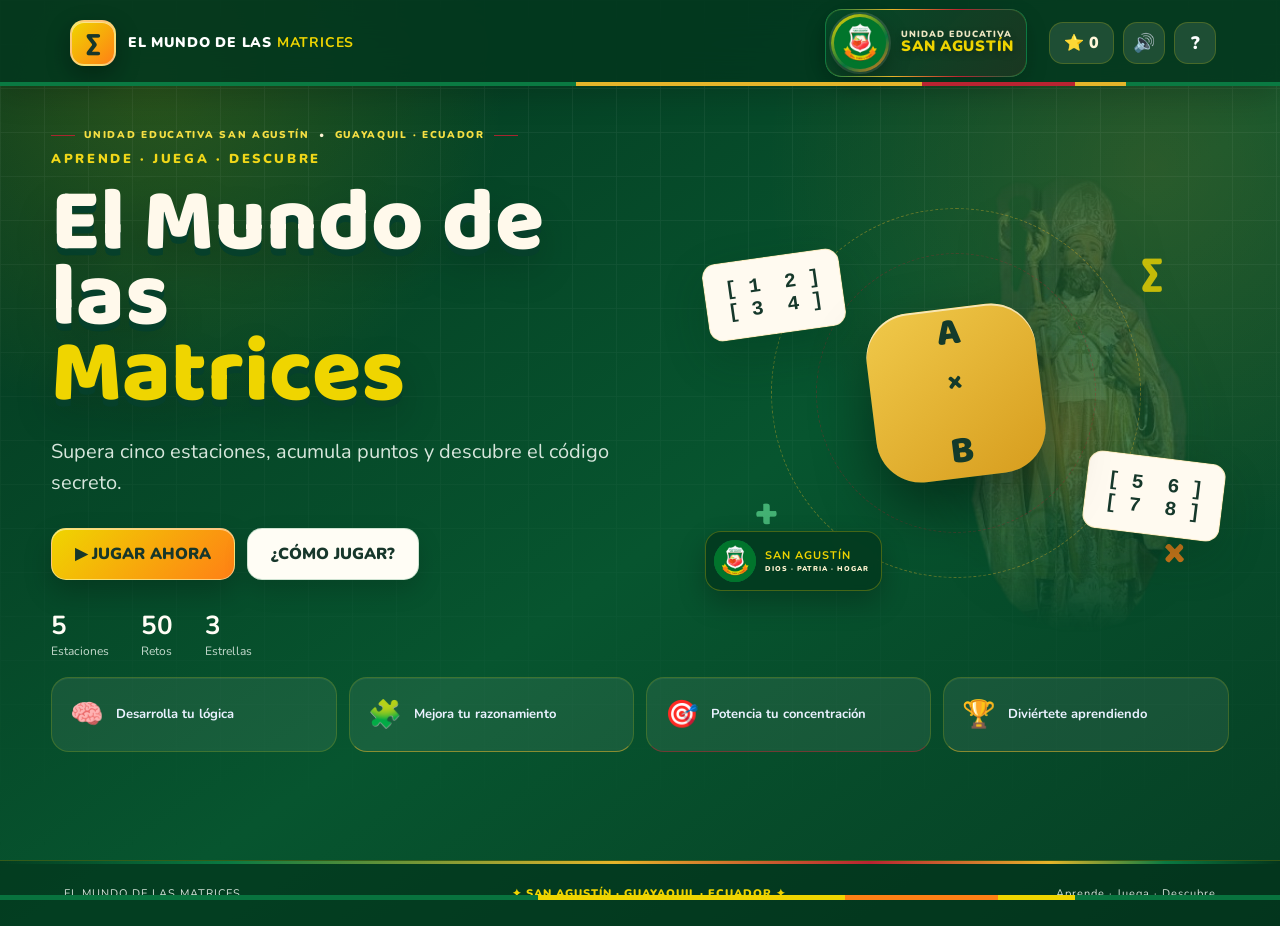
<file: index.html>
<!DOCTYPE html>
<html lang="es">
<head>
  <meta charset="UTF-8">
  <meta name="viewport" content="width=device-width, initial-scale=1.0">
  <meta name="description" content="El Mundo de las Matrices - minijuego educativo de matemáticas">
  <title>El Mundo de las Matrices</title>
  <link rel="stylesheet" href="style.css">
</head>
<body>
  <div id="app">
    <div class="bg-grid"></div>
    <header class="topbar">
      <button class="brand" id="homeBtn" aria-label="Volver al inicio">
        <span class="brand-icon">∑</span>
        <span>EL MUNDO DE LAS <b>MATRICES</b></span>
      </button>
      <div class="school-identity" aria-label="Unidad Educativa San Agustín">
        <div class="school-logo-wrap">
          <img src="assets/escudo-san-agustin.png" alt="Escudo de la Unidad Educativa San Agustín">
        </div>
        <div class="school-name">
          <span>UNIDAD EDUCATIVA</span>
          <b>SAN AGUSTÍN</b>
        </div>
      </div>
      <div class="top-actions">
        <div class="score-pill">⭐ <span id="scoreTop">0</span></div>
        <button class="icon-btn" id="soundBtn" title="Sonido">🔊</button>
        <button class="icon-btn" id="helpBtn" title="Ayuda">?</button>
      </div>
    </header>

    <main>
      <!-- HOME -->
      <section class="screen active" id="homeScreen">
        <div class="hero">
          <div class="hero-copy">
            <div class="institutional-kicker"><span class="kicker-line"></span> UNIDAD EDUCATIVA SAN AGUSTÍN <span class="kicker-dot">•</span> GUAYAQUIL · ECUADOR <span class="kicker-line"></span></div>
            <div class="eyebrow">APRENDE · JUEGA · DESCUBRE</div>
            <h1>El Mundo de las<br><span>Matrices</span></h1>
            <p>Supera cinco estaciones, acumula puntos y descubre el código secreto.</p>
            <div class="hero-buttons">
              <button class="primary-btn" id="startBtn">▶ JUGAR AHORA</button>
              <button class="secondary-btn" id="howBtn">¿CÓMO JUGAR?</button>
            </div>
            <div class="mini-stats">
              <div><strong>5</strong><span>Estaciones</span></div>
              <div><strong>50</strong><span>Retos</span></div>
              <div><strong>3</strong><span>Estrellas</span></div>
            </div>
          </div>
          <div class="hero-art">
            <div class="saint-badge" aria-hidden="true">
              <img src="assets/escudo-san-agustin.png" alt="">
              <div><b>SAN AGUSTÍN</b><span>DIOS · PATRIA · HOGAR</span></div>
            </div>
            <div class="orbit orbit-a"></div>
            <div class="orbit orbit-b"></div>
            <div class="floating-matrix matrix-a">[ 1&nbsp; 2 ]<br>[ 3&nbsp; 4 ]</div>
            <div class="floating-matrix matrix-b">[ 5&nbsp; 6 ]<br>[ 7&nbsp; 8 ]</div>
            <div class="core">A<br><span>×</span><br>B</div>
            <div class="floating-symbol s1">+</div>
            <div class="floating-symbol s2">∑</div>
            <div class="floating-symbol s3">×</div>
          </div>
        </div>

        <div class="feature-row">
          <div><span>🧠</span><b>Desarrolla tu lógica</b></div>
          <div><span>🧩</span><b>Mejora tu razonamiento</b></div>
          <div><span>🎯</span><b>Potencia tu concentración</b></div>
          <div><span>🏆</span><b>Diviértete aprendiendo</b></div>
        </div>

        <!-- Las estaciones se muestran únicamente después de pulsar JUGAR AHORA. -->
      </section>

      <!-- MAP -->
      <section class="screen" id="mapScreen">
        <div class="page-heading">
          <button class="back-btn" id="mapBack">← Inicio</button>
          <div>
            <div class="eyebrow">CENTRO DE MISIONES</div>
            <h2>Elige tu estación</h2>
          </div>
          <div class="map-score">⭐ <span id="mapScore">0</span></div>
        </div>
        <div class="progress-card">
          <div class="progress-info">
            <span>PROGRESO DEL VIAJE</span>
            <div class="progress-actions">
              <b id="progressText">0 / 5</b>
              <div class="progress-action-buttons"><button class="secondary-btn admin-results-map-btn" id="adminResultsBtn" type="button">⚙ ADMINISTRAR RESULTADOS</button><button class="reset-btn" id="resetStationsBtn" type="button">↻ REINICIAR ESTACIONES</button></div>
            </div>
          </div>
          <div class="progress-track"><div id="globalProgress"></div></div>
        </div>
        <section class="station-results" aria-label="Puntaje por estación">
          <div class="station-results-head">
            <div>
              <span class="eyebrow">TUS RESULTADOS</span>
              <h3>Puntaje por estación</h3>
            </div>
            <span>⭐ Las estrellas representan tu mejor resultado</span>
          </div>
          <div class="station-results-grid" id="stationResults"></div>
        </section>
        <div class="station-grid large" id="mapStations"></div>
      </section>

      <!-- GAME -->
      <section class="screen" id="gameScreen">
        <div class="game-top">
          <button class="back-btn" id="gameBack">← Estaciones</button>
          <div class="game-station-name" id="gameStationName"></div>
          <div class="game-stats">
            <span>⭐ <b id="gameScore">0</b></span>
            <span>🔥 <b id="streak">0</b></span>
            <span class="timer-box">⏱ TIEMPO <b id="timer">0:20</b><button type="button" class="timer-toggle" id="timerToggle" title="Pausar tiempo" aria-label="Pausar tiempo">⏸</button></span>
          </div>
        </div>
        <div class="game-progress"><div id="roundProgress"></div></div>
        <div class="challenge-card">
          <div class="challenge-head">
            <span class="level-tag" id="levelTag">RETO 1</span>
            <span id="challengeTopic">Matrices</span>
          </div>
          <div id="challengeContent" class="challenge-content"></div>
          <div id="feedback" class="feedback"></div>
        </div>
      </section>

      <!-- RESULTS -->
      <section class="screen" id="resultScreen">
        <div class="result-card">
          <div class="result-trophy" id="resultTrophy">🏆</div>
          <div class="eyebrow">ESTACIÓN COMPLETADA</div>
          <h2 id="resultTitle">¡Excelente trabajo!</h2>
          <p id="resultMessage"></p>
          <div class="result-stats">
            <div><strong id="resultPoints">0</strong><span>Puntos</span></div>
            <div><strong id="resultCorrect">0/5</strong><span>Aciertos</span></div>
            <div><strong id="resultStars">☆☆☆</strong><span>Estrellas</span></div>
          </div>
          <div class="result-actions">
            <button class="primary-btn" id="nextBtn">SIGUIENTE ESTACIÓN →</button>
            <button class="secondary-btn" id="retryBtn">↻ REPETIR</button>
            <button class="ghost-btn" id="resultMapBtn">VER ESTACIONES</button>
          </div>
        </div>
      </section>

      <!-- FINAL -->
      <section class="screen" id="finalScreen">
        <div class="final-card">
          <div class="final-lock">🔓</div>
          <div class="eyebrow">MISIÓN FINAL</div>
          <h2>¡Has recorrido todo el mundo!</h2>
          <p>Tu código secreto fue generado al completar las cinco estaciones. Introdúcelo en la ventanita para finalizar.</p>
          <div class="secret-code" id="secretCode">_ _ _ _ _</div>
          <div class="code-inputs" id="codeInputs"></div>
          <button class="primary-btn" id="unlockBtn">🔐 DESBLOQUEAR CÓDIGO</button>
          <div class="result-actions final-code-actions">
            <button class="ghost-btn" id="finalMapBtn" type="button">← REGRESAR A LAS ESTACIONES</button>
            <button class="secondary-btn" id="resetCodeBtn" type="button">↻ INGRESAR CÓDIGO DE NUEVO</button>
          </div>
          <div id="finalFeedback" class="feedback"></div>
          <div class="final-summary">
            <span>⭐ Puntuación total: <b id="finalScore">0</b></span>
            <span>🏆 Estaciones: <b>5/5</b></span>
          </div>
          <section class="final-statistics" aria-label="Estadísticas finales">
            <div class="final-statistics-head">
              <div>
                <span class="eyebrow">ESTADÍSTICAS FINALES</span>
                <h3>Resultados de las 5 estaciones</h3>
              </div>
            </div>
            <div class="final-statistics-grid" id="finalStatistics"></div>
          </section>
        </div>
      </section>
    </main>

    <footer>
      <span>EL MUNDO DE LAS MATRICES</span>
      <span class="footer-school-mark">✦ SAN AGUSTÍN · GUAYAQUIL · ECUADOR ✦</span>
      <span>Aprende · Juega · Descubre</span>
    </footer>
  </div>

  <div class="modal hidden" id="modal">
    <div class="modal-box">
      <button class="modal-close" id="modalClose">×</button>
      <div id="modalContent"></div>
    </div>
  </div>

  <script src="script.js"></script>
</body>
</html>
</file>
<file: style.css>
@import url('https://fonts.googleapis.com/css2?family=Baloo+2:wght@500;600;700;800&family=Nunito:wght@400;600;700;800;900&display=swap');

:root{
  --bg:#07132e; --bg2:#0b1f45; --card:#f8fbff; --ink:#12213d;
  --blue:#2475d8; --green:#36a34a; --yellow:#f5bd22; --purple:#7c4dcc; --red:#e34b4b;
  --cyan:#37c6d5; --muted:#91a0ba; --shadow:0 18px 45px rgba(0,0,0,.22);
}
*{box-sizing:border-box}
html,body{margin:0;min-height:100%;font-family:Nunito,Arial,sans-serif;color:var(--ink);background:var(--bg)}
body{overflow-x:hidden;overflow-y:auto;scroll-behavior:auto;overscroll-behavior-y:auto;-webkit-overflow-scrolling:touch}
button{font:inherit;cursor:pointer;border:0}
#app{min-height:100vh;position:relative;background:
 radial-gradient(circle at 15% 10%,rgba(39,117,216,.24),transparent 27%),
 radial-gradient(circle at 90% 20%,rgba(124,77,204,.20),transparent 30%),
 linear-gradient(145deg,#06112b,#0a1b3b 55%,#06132e)}
.bg-grid{position:fixed;inset:0;pointer-events:none;opacity:.08;background-image:linear-gradient(#fff 1px,transparent 1px),linear-gradient(90deg,#fff 1px,transparent 1px);background-size:42px 42px;mask-image:linear-gradient(to bottom,black,transparent)}
.topbar{will-change:transform;height:76px;display:flex;align-items:center;justify-content:space-between;padding:0 5vw;border-bottom:1px solid rgba(255,255,255,.1);position:sticky;top:0;z-index:20;background:rgba(5,17,43,.82);backdrop-filter:blur(14px)}
.brand{background:none;color:white;display:flex;gap:12px;align-items:center;font-weight:900;font-size:14px;letter-spacing:.5px;text-align:left}
.brand b{color:#f6c832}
.brand-icon{width:40px;height:40px;border-radius:12px;background:linear-gradient(135deg,#f6c832,#ff8b26);display:grid;place-items:center;color:#14244a;font-size:24px;box-shadow:0 8px 22px #0005}
.top-actions{display:flex;gap:9px;align-items:center}.score-pill,.icon-btn{height:42px;border-radius:14px;background:#ffffff12;border:1px solid #ffffff18;color:#fff;padding:0 14px;font-weight:900}.icon-btn{width:42px;padding:0;font-size:18px}.score-pill{display:flex;align-items:center;gap:5px}
main{width:min(1200px,92vw);margin:0 auto;padding:38px 0 60px;overflow-anchor:none}.screen{display:none;animation:fadeUp .45s ease}.screen.active{display:block}@keyframes fadeUp{from{opacity:0;transform:translateY(12px)}to{opacity:1;transform:none}}
.hero{min-height:490px;display:grid;grid-template-columns:1.05fr .95fr;align-items:center;gap:40px}.eyebrow{font-size:13px;letter-spacing:2px;font-weight:900;color:#65d8e1}.hero h1{font-family:"Baloo 2";font-size:clamp(54px,7vw,94px);line-height:.84;margin:18px 0 24px;color:#fff;font-weight:800;text-shadow:0 8px 0 #162e62}.hero h1 span{color:#f6c72c}.hero p{color:#c7d4ec;font-size:20px;max-width:580px;line-height:1.55}.hero-buttons{display:flex;gap:12px;flex-wrap:wrap;margin:28px 0}.primary-btn,.secondary-btn,.ghost-btn{padding:14px 23px;border-radius:15px;font-weight:900;transition:.2s;box-shadow:0 9px 24px #0002}.primary-btn{background:linear-gradient(135deg,#f6cf31,#ff9e24);color:#182546}.secondary-btn{background:#fff;color:#1b2a4b}.ghost-btn{background:#ffffff12;color:#fff;border:1px solid #ffffff25}.primary-btn:hover,.secondary-btn:hover,.ghost-btn:hover,.icon-btn:hover{transform:translateY(-2px)}
.mini-stats{display:flex;gap:32px;color:#b8c8e5}.mini-stats div{display:flex;flex-direction:column}.mini-stats strong{font-size:26px;color:#fff}.mini-stats span{font-size:12px}
.hero-art{height:430px;position:relative;display:grid;place-items:center}.core{width:170px;height:170px;border-radius:45px;background:linear-gradient(145deg,#f7d340,#f59d27);display:grid;place-items:center;font:900 38px "Baloo 2";line-height:.55;color:#15274b;box-shadow:0 25px 60px #0007, inset 0 2px #fff8;z-index:2;transform:rotate(-7deg)}.core span{font-size:28px}.orbit{position:absolute;border:1px dashed #55c8d766;border-radius:50%;width:370px;height:370px;animation:spin 22s linear infinite}.orbit-b{width:280px;height:280px;animation-direction:reverse;animation-duration:16s;border-color:#f3c93266}@keyframes spin{to{transform:rotate(360deg)}}
.floating-matrix{position:absolute;padding:15px 20px;background:#f9fcff;color:#15274b;border-radius:14px;font:800 20px monospace;box-shadow:var(--shadow);z-index:3}.matrix-a{left:4%;top:18%;transform:rotate(-8deg)}.matrix-b{right:1%;bottom:17%;transform:rotate(7deg)}.floating-symbol{position:absolute;color:#fff;font:900 42px "Baloo 2";opacity:.8}.s1{left:13%;bottom:14%;color:#62d5de}.s2{right:12%;top:14%;color:#f6c72c}.s3{right:8%;bottom:5%;color:#a879ff}
.feature-row{display:grid;grid-template-columns:repeat(4,1fr);gap:12px;margin:15px 0 48px}.feature-row div{background:#ffffff0b;border:1px solid #ffffff14;border-radius:18px;padding:18px;display:flex;align-items:center;gap:12px;color:#eaf1ff}.feature-row span{font-size:27px}.feature-row b{font-size:13px}
.section-title{text-align:center;color:#fff;margin-bottom:20px}.section-title span{font:800 28px "Baloo 2"}.section-title small{display:block;color:#8fa3c8}
.station-grid{display:grid;grid-template-columns:repeat(5,1fr);gap:13px}.station-card{position:relative;background:#f8fbff;border-radius:20px;padding:20px 16px;min-height:190px;box-shadow:var(--shadow);border-top:6px solid var(--c);transition:.25s;overflow:hidden}.station-card:hover{transform:translateY(-6px)}.station-card.locked{filter:saturate(.4);opacity:.68}.station-number{width:42px;height:42px;border-radius:13px;background:var(--c);color:#fff;display:grid;place-items:center;font-size:20px;font-weight:900}.station-card h3{margin:13px 0 5px;font:800 21px "Baloo 2";line-height:1;color:var(--ink)}.station-card p{margin:0;color:#65738c;font-size:12px;line-height:1.4}.station-status{position:absolute;right:14px;top:16px;font-size:17px}.stars{margin-top:16px;color:#f4bc24;letter-spacing:2px}
.page-heading,.game-top{display:grid;grid-template-columns:1fr auto 1fr;align-items:center;gap:20px;margin-bottom:25px;color:#fff}.page-heading>div:nth-child(2){text-align:center}.page-heading h2{font:800 42px "Baloo 2";margin:0}.back-btn{justify-self:start;background:#ffffff10;border:1px solid #ffffff20;color:#fff;padding:10px 15px;border-radius:12px;font-weight:800}.map-score{justify-self:end;font-size:18px}.progress-card{background:#ffffff0d;border:1px solid #ffffff14;border-radius:18px;padding:17px 20px;margin-bottom:22px;color:#fff}.progress-info{display:flex;justify-content:space-between;font-size:13px;font-weight:900;margin-bottom:9px}.progress-track,.game-progress{height:10px;background:#ffffff15;border-radius:99px;overflow:hidden}.progress-track>div,.game-progress>div{height:100%;background:linear-gradient(90deg,#38c7d4,#f5c52d);width:0;transition:.5s}.station-grid.large{grid-template-columns:repeat(3,1fr)}.station-grid.large .station-card{min-height:220px;padding:25px}.station-grid.large .station-card h3{font-size:27px}.station-grid.large .station-card p{font-size:14px}
.game-top{grid-template-columns:auto 1fr auto}.game-station-name{font:800 30px "Baloo 2";text-align:center}.game-stats{display:flex;gap:15px;justify-self:end}.game-stats span{background:#ffffff10;border:1px solid #ffffff18;padding:9px 12px;border-radius:12px}.game-progress{margin-bottom:20px}.game-progress>div{background:var(--game-color,#f5c52d)}
.challenge-card{overflow-anchor:none;background:#f8fbff;border-radius:25px;box-shadow:var(--shadow);padding:26px;min-height:470px}.challenge-head{display:flex;justify-content:space-between;align-items:center;color:#6e7d95;font-weight:800;margin-bottom:20px}.level-tag{background:#e9eef7;color:#27385a;border-radius:10px;padding:7px 10px;font-size:12px}.challenge-content{text-align:center;min-height:330px;display:flex;flex-direction:column;align-items:center;justify-content:center}.question{font:800 30px "Baloo 2";color:#172847;max-width:850px}.matrix{display:inline-grid;grid-template-columns:repeat(var(--cols),1fr);gap:8px;padding:15px 20px;border-left:3px solid #192b4e;border-right:3px solid #192b4e;margin:15px 8px;font:800 24px monospace}.matrix.small{font-size:19px;padding:10px 15px}.matrix-input{display:inline-grid;grid-template-columns:repeat(var(--cols),55px);gap:8px;padding:15px 20px;border-left:3px solid #192b4e;border-right:3px solid #192b4e}.matrix-input input{width:55px;height:48px;border:2px solid #c8d2e3;border-radius:10px;text-align:center;font-size:20px;font-weight:800;color:#172847}.options{display:grid;grid-template-columns:repeat(2,minmax(160px,340px));gap:13px;margin-top:20px;width:min(700px,100%)}.option-btn{background:#fff;border:2px solid #dce4f1;padding:17px;border-radius:15px;font-weight:900;color:#253657;transition:.2s}.option-btn:hover{border-color:#5d8dd5;background:#f1f6ff}.option-btn.correct{background:#dff6e3;border-color:#36a34a;color:#21772e}.option-btn.wrong{background:#ffe2e2;border-color:#e34b4b;color:#a92d2d}.answer-input{padding:14px;border:2px solid #cbd6e6;border-radius:13px;font-size:20px;text-align:center;font-weight:800;width:180px}.submit-answer{margin-top:15px}.feedback{min-height:25px;text-align:center;font-weight:900;margin-top:10px}.feedback.good{color:#26943b}.feedback.bad{color:#d53f3f}.result-card,.final-card{max-width:720px;margin:55px auto;background:#f8fbff;border-radius:30px;padding:45px;text-align:center;box-shadow:var(--shadow)}.result-trophy{font-size:80px;animation:bounce 1s ease infinite alternate}@keyframes bounce{to{transform:translateY(-8px)}}.result-card h2,.final-card h2{font:800 45px "Baloo 2";margin:8px 0}.result-card p,.final-card p{color:#64728b}.result-stats{display:grid;grid-template-columns:repeat(3,1fr);gap:12px;margin:25px 0}.result-stats div{background:#edf2f9;border-radius:15px;padding:14px}.result-stats strong{display:block;font-size:25px}.result-stats span{font-size:12px;color:#6c7b92}.result-actions{display:flex;justify-content:center;gap:10px;flex-wrap:wrap}.final-lock{font-size:70px}.secret-code{font:900 42px monospace;letter-spacing:12px;margin:22px 0;color:#26385b}.code-inputs{display:flex;justify-content:center;gap:9px;margin:15px 0 20px}.code-inputs input{width:55px;height:60px;text-align:center;font-size:26px;font-weight:900;border:2px solid #cbd6e6;border-radius:13px}.final-summary{display:flex;justify-content:center;gap:30px;margin-top:25px;color:#65738c}
footer{border-top:1px solid #ffffff12;color:#8498bc;display:flex;justify-content:space-between;padding:25px 5vw;font-size:11px;letter-spacing:1px}
.modal{position:fixed;inset:0;background:#020817bb;backdrop-filter:blur(8px);display:grid;place-items:center;z-index:100;padding:20px}.modal.hidden{display:none}.modal-box{background:#f8fbff;max-width:650px;width:100%;border-radius:25px;padding:35px;position:relative;box-shadow:0 30px 90px #0008}.modal-close{position:absolute;right:16px;top:13px;background:#e8edf5;width:36px;height:36px;border-radius:50%;font-size:24px}.modal-box h2{font:800 35px "Baloo 2";margin:0 0 15px}.modal-box li{margin:10px 0;color:#5d6c83}
.shake{animation:shake .35s}@keyframes shake{25%{transform:translateX(-5px)}50%{transform:translateX(5px)}75%{transform:translateX(-3px)}}
@media(max-width:900px){.hero{grid-template-columns:1fr}.hero-art{height:300px}.station-grid{grid-template-columns:repeat(2,1fr)}.feature-row{grid-template-columns:repeat(2,1fr)}.station-grid.large{grid-template-columns:repeat(2,1fr)}}
@media(max-width:600px){.topbar{padding:0 4vw}.brand span:last-child{display:none}main{width:94vw}.hero{min-height:auto}.hero h1{font-size:54px}.hero-art{height:280px}.orbit{width:250px;height:250px}.orbit-b{width:190px;height:190px}.core{width:120px;height:120px;font-size:28px}.floating-matrix{font-size:14px;padding:10px}.feature-row,.station-grid,.station-grid.large{grid-template-columns:1fr}.page-heading,.game-top{grid-template-columns:1fr}.page-heading>div:nth-child(2){text-align:left}.map-score,.game-stats{justify-self:start}.game-top{gap:10px}.game-station-name{text-align:left}.options{grid-template-columns:1fr}.challenge-card{padding:18px}.question{font-size:24px}.result-card,.final-card{padding:30px 18px;margin:25px auto}.result-stats{grid-template-columns:1fr 1fr 1fr}.final-summary{flex-direction:column;gap:8px}footer{flex-direction:column;gap:8px}}

/* --- Mejoras de la versión ampliada --- */
.game-stats span.timer-box{
  min-width:108px;
  display:flex;
  align-items:center;
  justify-content:center;
  gap:7px;
  background:linear-gradient(135deg,#142e58,#0e2347);
  border:2px solid #39c9d8;
  color:#fff;
  font-size:17px;
  box-shadow:0 7px 20px #0003;
}
.timer-box b{font-variant-numeric:tabular-nums;font-size:22px;letter-spacing:.5px}
.timer-warning{
  border-color:#e9a42d !important;
  animation:timerPulse 1s infinite;
}
@keyframes timerPulse{50%{transform:scale(1.04);box-shadow:0 0 20px #e9a42d66}}
.matrix-operation{display:flex;align-items:center;justify-content:center;gap:14px;flex-wrap:wrap;margin:8px 0}
.operator{font-size:30px;color:#26395e}
.option-btn{min-height:86px;display:flex;align-items:center;justify-content:center}
.answer-matrix{
  display:inline-grid;
  grid-template-columns:repeat(var(--cols),minmax(30px,48px));
  gap:6px 12px;
  position:relative;
  padding:9px 16px;
  border-left:3px solid #26395e;
  border-right:3px solid #26395e;
  font:800 18px monospace;
  line-height:1.2;
}
.answer-matrix span{text-align:center;min-width:24px}
.answer-text{font-size:17px;line-height:1.2}
@media(max-width:600px){
  .game-stats span.timer-box{min-width:95px}
  .answer-matrix{grid-template-columns:repeat(var(--cols),minmax(25px,40px));font-size:15px;padding:8px 11px}
}


/* --- V5: control de pausa, visuales de matrices y respuestas equilibradas --- */
.timer-toggle{width:34px;height:34px;margin-left:3px;border-radius:10px;background:#ffffff18;border:1px solid #ffffff30;color:#fff;font-weight:900;display:inline-grid;place-items:center;cursor:pointer;transition:.2s;line-height:1;}
.timer-toggle:hover{transform:scale(1.06);background:#ffffff28;}
.timer-toggle.paused{background:#f6c72c;color:#172847;}
.timer-box{user-select:none;}
.option-btn:disabled{cursor:not-allowed;opacity:.7;}
.game-paused{position:relative;}
.game-paused::after{content:"⏸ JUEGO EN PAUSA · Pulsa ▶ para continuar";position:absolute;left:50%;top:50%;transform:translate(-50%,-50%);background:#172847e8;color:#fff;padding:13px 20px;border-radius:14px;font-weight:900;font-size:14px;box-shadow:0 12px 30px #0004;pointer-events:none;white-space:nowrap;z-index:4;}
.question-visual{margin-bottom:2px;}
.question-visual .matrix{margin:0 8px 8px;}
.matrix{grid-template-columns:repeat(var(--cols),minmax(34px,1fr));min-width:max-content;}
@media(max-width:600px){.game-paused::after{font-size:12px;white-space:normal;width:90%;}.timer-toggle{width:30px;height:30px;}}

/* --- Resultados por estación y reinicio --- */
.progress-actions{display:flex;align-items:center;gap:12px}.progress-action-buttons{display:flex;align-items:center;gap:8px}.admin-results-map-btn{padding:8px 12px;font-size:11px}
.reset-btn{background:#ffffff10;border:1px solid #ffffff2b;color:#fff;padding:8px 12px;border-radius:10px;font-size:11px;font-weight:900;letter-spacing:.3px;transition:.2s}
.reset-btn:hover{transform:translateY(-2px);background:#ffffff18;border-color:#f6c72c;color:#f6d34a}
.station-results{background:linear-gradient(145deg,#ffffff0d,#ffffff07);border:1px solid #ffffff14;border-radius:20px;padding:20px;margin-bottom:24px;color:#fff}
.station-results-head{display:flex;align-items:center;justify-content:space-between;gap:20px;margin-bottom:16px}
.station-results-head h3{font:800 27px "Baloo 2";margin:2px 0 0;color:#fff}
.station-results-head>span{font-size:11px;color:#93a6c8}
.station-results-grid{display:grid;grid-template-columns:repeat(5,1fr);gap:10px}
.station-result-item{position:relative;min-height:92px;border-radius:15px;padding:13px;background:#ffffff0b;border:1px solid #ffffff12;overflow:hidden}
.station-result-item::before{content:"";position:absolute;left:0;top:0;bottom:0;width:4px;background:var(--c)}
.station-result-item b{display:block;font-size:12px;color:#dbe7ff;margin-bottom:7px}
.station-result-stars{font-size:19px;letter-spacing:2px;color:#f4bc24;white-space:nowrap}
.station-result-score{font:900 22px "Baloo 2";line-height:1;color:#fff;margin:1px 0 7px;letter-spacing:.2px}.station-result-score small{font:800 9px "Inter",sans-serif;color:#8ea3c6;letter-spacing:.5px}
.station-result-status{display:block;margin-top:5px;font-size:10px;color:#8ea3c6;font-weight:800;text-transform:uppercase;letter-spacing:.7px}
.station-result-item.empty .station-result-stars{color:#60718f}
.station-result-item.done{background:linear-gradient(145deg,#ffffff12,#ffffff08);box-shadow:inset 0 0 0 1px #ffffff08}
@media(max-width:900px){.station-results-grid{grid-template-columns:repeat(3,1fr)}}
@media(max-width:600px){.progress-info{align-items:flex-start;gap:10px}.progress-actions{flex-direction:column;align-items:flex-end;gap:7px}.progress-action-buttons{flex-direction:column;align-items:stretch;width:100%}.station-results-head{align-items:flex-start;flex-direction:column;gap:5px}.station-results-grid{grid-template-columns:repeat(2,1fr)}.station-result-item{min-height:86px}}

/* --- Música ambiental --- */
.music-note{display:inline-block;animation:musicFloat 1.4s ease-in-out infinite}
@keyframes musicFloat{50%{transform:translateY(-2px) rotate(5deg)}}


/* Ajustes visuales solicitados: escalar una matriz de forma explícita
   y presentar los sistemas 2×2 con formato matemático claro. */
.matrix-scalar-operation{
  display:flex;
  align-items:center;
  justify-content:center;
  gap:16px;
  margin:18px auto 24px;
  font-size:1.35rem;
}
.scalar-number{
  font-weight:800;
  font-size:1.55rem;
}
.equation-system{
  display:flex;
  align-items:center;
  justify-content:center;
  gap:10px;
  margin:18px auto 24px;
  padding:14px 20px;
  width:max-content;
  max-width:100%;
  border-radius:14px;
  background:rgba(255,255,255,.06);
}
.equation-brace{
  font-family:Georgia,serif;
  font-size:3.6rem;
  line-height:.8;
  transform:scaleX(.72);
}
.equations{
  display:flex;
  flex-direction:column;
  gap:9px;
  font-size:1.15rem;
  font-weight:700;
  white-space:nowrap;
}
@media (max-width:600px){
  .equation-system{padding:12px 14px}
  .equations{font-size:1rem}
  .equation-brace{font-size:3rem}
}


/* --- Estadísticas finales y administrador de resultados --- */
.final-statistics{margin-top:28px;text-align:left;background:#edf2f9;border-radius:20px;padding:18px}
.final-statistics-head h3{font:800 27px "Baloo 2";margin:2px 0 15px;color:#172847}
.final-statistics-grid{display:grid;grid-template-columns:repeat(5,1fr);gap:9px}
.final-stat-item{background:#fff;border-radius:14px;padding:12px;border-left:4px solid var(--c);box-shadow:0 5px 15px rgba(18,33,61,.06)}
.final-stat-item b{display:block;font-size:12px;margin-bottom:8px}.final-stat-line{display:flex;justify-content:space-between;gap:8px;font-size:11px;color:#62728b;margin:4px 0}.final-stat-line strong{color:#172847}.admin-results-btn{margin-top:15px}
.admin-intro{color:#64728b;margin-top:0}.admin-station{border:1px solid #dce4f1;border-radius:15px;padding:13px;margin:12px 0;background:#fff}.admin-station-head{display:flex;justify-content:space-between;align-items:center;gap:10px}.admin-station-head b{font-size:14px}.admin-best{font-size:11px;color:#65738c;margin-top:6px}.attempt-list{display:flex;flex-wrap:wrap;gap:7px;margin-top:10px}.attempt-btn{background:#edf2f9;border:1px solid #d3ddec;color:#26385b;border-radius:10px;padding:8px 10px;font-size:11px;font-weight:900}.attempt-btn:hover{background:#e2eaf6}.attempt-detail{margin-top:10px;padding:10px;border-radius:10px;background:#f5f8fc;font-size:12px;color:#53647d}.memory-full{color:#c73b3b;font-weight:900}
@media(max-width:900px){.final-statistics-grid{grid-template-columns:repeat(3,1fr)}}
@media(max-width:600px){.final-statistics-grid{grid-template-columns:repeat(2,1fr)}}

.scalar-help{font-size:13px;color:#64728b;margin:-12px auto 10px;max-width:650px}

/* --- Administrador de resultados: interacción y lectura --- */
.modal-box{max-height:calc(100vh - 40px);overflow:auto}
.attempt-btn:disabled{opacity:.38;cursor:not-allowed;background:#f3f5f8;color:#8794a8}
.attempt-detail-grid{display:grid;grid-template-columns:1fr 1fr;gap:7px;margin:9px 0}
.attempt-detail-grid span{background:#fff;border:1px solid #e1e7f0;border-radius:8px;padding:7px}
@media(max-width:600px){.attempt-detail-grid{grid-template-columns:1fr}.modal{padding:10px}.modal-box{padding:25px 18px;max-height:calc(100vh - 20px)}}

/* --- Identidad visual San Agustín: solo elementos añadidos, sin alterar la interfaz existente --- */
.school-identity{
  display:flex;
  align-items:center;
  gap:9px;
  margin-left:auto;
  margin-right:18px;
  padding:4px 10px 4px 5px;
  border-radius:16px;
  position:relative;
  isolation:isolate;
}
.school-identity::before {
    content: "";
    position: absolute;
    inset: 0;
    border-radius: 16px;
    padding: 1px;

    background: linear-gradient(
        90deg,
        #00833e,
        #f6c832,
        #ff8b26,
        #00833e
    );

    -webkit-mask:
        linear-gradient(#000 0 0) content-box,
        linear-gradient(#000 0 0);

    -webkit-mask-composite: xor;

    mask:
        linear-gradient(#000 0 0) content-box,
        linear-gradient(#000 0 0);

    mask-composite: exclude;

    opacity: 0.78;
    pointer-events: none;
}
.school-logo-wrap{
  width:52px;
  height:52px;
  flex:0 0 52px;
  border-radius:50%;
  padding:3px;
  background:linear-gradient(145deg,#f6c832,#00833e 62%,#ff8b26);
  box-shadow:0 6px 18px rgba(0,0,0,.28),0 0 0 2px rgba(255,255,255,.12);
  display:grid;
  place-items:center;
}
.school-logo-wrap img{
  width:100%;
  height:100%;
  display:block;
  object-fit:cover;
  border-radius:50%;
}
.school-name{
  display:flex;
  flex-direction:column;
  line-height:1.02;
  color:#fff;
  letter-spacing:.35px;
  white-space:nowrap;
  text-shadow:0 2px 8px #0005;
}
.school-name span{font-size:8px;font-weight:900;opacity:.82}
.school-name b{font-size:12px;color:#f6c832;font-weight:900}

/* Pequeña firma cromática del colegio, sin sustituir colores existentes. */
.topbar::after{
  content:"";
  position:absolute;
  left:0;
  right:0;
  bottom:-1px;
  height:3px;
  background:linear-gradient(90deg,#00833e 0 42%,#f6c832 42% 72%,#ff8b26 72% 88%,#00833e 88% 100%);
  opacity:.9;
  pointer-events:none;
}

/* Detalle de identidad en el pie, conservando el contenido original. */
footer{position:relative;}
footer::before{
  content:"";
  position:absolute;
  top:0;
  left:0;
  width:100%;
  height:2px;
  background:linear-gradient(90deg,transparent,#00833e 20%,#f6c832 50%,#ff8b26 80%,transparent);
  opacity:.8;
}

@media(max-width:900px){
  .school-identity{margin-right:8px;padding-right:5px}
  .school-name{display:none}
  .school-logo-wrap{width:46px;height:46px;flex-basis:46px}
}
@media(max-width:600px){
  .school-identity{margin-left:auto;margin-right:4px}
  .school-logo-wrap{width:40px;height:40px;flex-basis:40px}
  .top-actions{gap:6px}
}


/* ================================================================
   UESA GUAYAQUIL — IDENTIDAD VISUAL INSTITUCIONAL
   Esta capa modifica SOLO la presentación. La lógica del juego,
   temporizador, preguntas, puntuación y controles permanecen intactos.
   Paleta tomada del escudo suministrado: verde, rojo, dorado y blanco.
   ================================================================ */
:root{
  --bg:#052b20;
  --bg2:#0a4b35;
  --card:#fffaf0;
  --ink:#17372b;
  --blue:#0b6b43;
  --green:#0a7a42;
  --yellow:#e5b52a;
  --purple:#8d3f5b;
  --red:#b92331;
  --cyan:#d8b12b;
  --muted:#708579;
  --shadow:0 20px 55px rgba(2,33,23,.28);
}

html,body{background:#052b20;color:var(--ink)}
body{background:
  radial-gradient(circle at 12% 5%,rgba(229,181,42,.13),transparent 23%),
  radial-gradient(circle at 92% 16%,rgba(185,35,49,.13),transparent 25%),
  linear-gradient(145deg,#031e17,#063b2a 52%,#04271d)}
#app{background:
  radial-gradient(circle at 8% 14%,rgba(229,181,42,.12),transparent 26%),
  radial-gradient(circle at 94% 20%,rgba(185,35,49,.13),transparent 28%),
  linear-gradient(145deg,#031f18 0%,#075235 55%,#04271d 100%);
  overflow:hidden;
}

/* Malla más sobria, inspirada en papel/libro y no en una interfaz tecnológica azul. */
.bg-grid{opacity:.075;background-image:
  linear-gradient(rgba(255,255,255,.8) 1px,transparent 1px),
  linear-gradient(90deg,rgba(255,255,255,.8) 1px,transparent 1px);
  background-size:44px 44px;
}
.bg-grid::after{
  content:"";position:absolute;left:-110px;bottom:4vh;width:390px;height:390px;
  background:url('assets/escudo-san-agustin.png') center/contain no-repeat;
  opacity:.045;transform:rotate(-8deg);filter:saturate(.9);
}

/* Barra superior institucional */
.topbar{
  height:86px;padding:0 5vw;
  border-bottom:1px solid rgba(229,181,42,.28);
  background:rgba(3,31,23,.91);
  box-shadow:0 10px 30px rgba(0,0,0,.18);
  backdrop-filter:blur(18px);
}
.topbar::after{
  content:"";position:absolute;left:0;right:0;bottom:-1px;height:4px;
  background:linear-gradient(90deg,#0a7a42 0 45%,#e5b52a 45% 72%,#b92331 72% 84%,#e5b52a 84% 88%,#0a7a42 88%);
  opacity:1;pointer-events:none;
}
.brand{font-size:14px;letter-spacing:.8px}
.brand b{color:#e9bd36}
.brand-icon{
  width:46px;height:46px;border-radius:14px;
  background:linear-gradient(145deg,#e9c13a,#b92331);
  color:#103526;border:2px solid rgba(255,248,224,.5);
  box-shadow:0 9px 25px rgba(0,0,0,.32),inset 0 1px rgba(255,255,255,.55);
}
.score-pill,.icon-btn{
  background:rgba(255,250,240,.08);
  border:1px solid rgba(229,181,42,.25);
}
.score-pill{color:#fff6d9}
.icon-btn:hover{background:rgba(229,181,42,.18);border-color:#e5b52a}

/* Identidad escolar visible y protagonista */
.school-identity{
  gap:12px;margin-right:22px;padding:5px 13px 5px 6px;
  border-radius:18px;background:linear-gradient(135deg,rgba(10,122,66,.24),rgba(185,35,49,.12));
  box-shadow:inset 0 0 0 1px rgba(229,181,42,.16),0 8px 22px rgba(0,0,0,.15);
}
.school-identity::before{
  background:linear-gradient(90deg,#0a7a42,#e5b52a,#b92331,#0a7a42);
  opacity:1;
}
.school-logo-wrap{
  width:58px;height:58px;flex-basis:58px;padding:3px;
  background:linear-gradient(145deg,#e5b52a,#0a7a42 55%,#b92331);
  box-shadow:0 8px 22px rgba(0,0,0,.3),0 0 0 2px rgba(255,250,240,.14);
}
.school-name{line-height:1.06}
.school-name span{font-size:9px;color:#fff4cf;opacity:.92;letter-spacing:1px}
.school-name b{font-size:15px;color:#e9c13a;letter-spacing:.7px}
.school-name small{display:block;margin-top:4px;font-size:7px;font-weight:900;color:#fff9e9;letter-spacing:1.6px;opacity:.72}

main{padding-top:42px}

/* HOME — el cambio de identidad se siente desde el primer segundo */
.hero{min-height:520px;gap:30px;position:relative}
.hero-copy{position:relative;z-index:5}
.institutional-kicker{
  display:flex;align-items:center;gap:9px;width:max-content;max-width:100%;
  color:#e8c24a;font-size:10px;font-weight:900;letter-spacing:1.7px;
  margin-bottom:8px;text-transform:uppercase;
}
.kicker-line{width:24px;height:1px;background:#b92331;opacity:.9}
.kicker-dot{color:#fff5d5}
.eyebrow{color:#f0c84a;letter-spacing:2.6px}
.hero h1{
  color:#fff9eb;text-shadow:0 7px 0 #06402b,0 18px 40px rgba(0,0,0,.22);
}
.hero h1 span{color:#e9bd36}
.hero p{color:#dce9df}
.hero-buttons{margin-top:30px}
.primary-btn{
  background:linear-gradient(135deg,#f0c94a 0%,#dcae22 100%);
  color:#16382b;border:1px solid rgba(255,247,214,.55);
  box-shadow:0 12px 28px rgba(0,0,0,.22),inset 0 1px rgba(255,255,255,.5);
}
.primary-btn:hover{box-shadow:0 15px 32px rgba(0,0,0,.3),0 0 0 3px rgba(229,181,42,.12)}
.secondary-btn{
  background:#fffaf0;color:#0a5c38;border:1px solid rgba(10,122,66,.2);
  box-shadow:0 10px 24px rgba(0,0,0,.15);
}
.ghost-btn{background:rgba(255,250,240,.08);color:#fff9e9;border-color:rgba(229,181,42,.28)}
.mini-stats{color:#c9dccf}
.mini-stats strong{color:#f4d05d}

/* Estatua grande: protagonista visual, pero con transparencia y máscara. */
.hero-art::before{
  content:"";position:absolute;z-index:0;right:-4%;bottom:-9%;
  width:64%;height:112%;
  background:url('assets/san-agustin-estatua.png') center bottom/contain no-repeat;
  opacity:.24;
  filter:saturate(.78) contrast(.96) drop-shadow(0 18px 34px rgba(0,0,0,.28));
  -webkit-mask-image:linear-gradient(to bottom,transparent 0%,rgba(0,0,0,.95) 13%,#000 70%,transparent 100%);
  mask-image:linear-gradient(to bottom,transparent 0%,rgba(0,0,0,.95) 13%,#000 70%,transparent 100%);
  pointer-events:none;
}
.hero-art::after{
  content:"";position:absolute;z-index:0;right:4%;bottom:5%;width:55%;height:72%;
  background:radial-gradient(ellipse at center,rgba(229,181,42,.22),rgba(10,122,66,.1) 42%,transparent 72%);
  filter:blur(12px);pointer-events:none;
}
.hero-art .orbit,.hero-art .core,.hero-art .floating-matrix,.hero-art .floating-symbol{position:absolute}
.hero-art .orbit{z-index:2}
.hero-art .core{z-index:3;background:linear-gradient(145deg,#f0c94a,#d79d1e);color:#143b2b;box-shadow:0 25px 60px rgba(0,0,0,.42),inset 0 2px #fff9}
.hero-art .orbit{border-color:rgba(229,181,42,.38)}
.hero-art .orbit-b{border-color:rgba(185,35,49,.3)}
.floating-matrix{background:#fffaf0;color:#16382b;border:1px solid rgba(229,181,42,.26)}
.s1{color:#e9c13a}.s2{color:#ef5961}.s3{color:#7fce9e}

.saint-badge{
  position:absolute;z-index:5;left:4%;bottom:4%;display:flex;align-items:center;gap:9px;
  padding:8px 12px 8px 8px;border-radius:16px;
  background:rgba(3,36,25,.82);border:1px solid rgba(229,181,42,.38);
  box-shadow:0 12px 28px rgba(0,0,0,.24);backdrop-filter:blur(7px);
}
.saint-badge img{width:42px;height:42px;object-fit:contain;border-radius:50%;background:#08753f}
.saint-badge div{display:flex;flex-direction:column;line-height:1.05}
.saint-badge b{font-size:11px;color:#f2cc55;letter-spacing:1px}
.saint-badge span{font-size:7px;color:#fff4d0;font-weight:900;letter-spacing:1px;margin-top:4px}

.feature-row{margin-top:18px}
.feature-row div{
  background:linear-gradient(145deg,rgba(10,122,66,.23),rgba(255,250,240,.055));
  border:1px solid rgba(229,181,42,.18);border-radius:18px;
  box-shadow:inset 0 1px rgba(255,255,255,.06);
}
.feature-row div:nth-child(2){border-bottom-color:rgba(229,181,42,.55)}
.feature-row div:nth-child(3){border-bottom-color:rgba(185,35,49,.55)}
.feature-row div:nth-child(4){border-bottom-color:rgba(229,181,42,.55)}

/* Tarjetas de estaciones: mismas funciones, nueva piel institucional. */
.station-card{
  background:linear-gradient(160deg,#fffdf5,#f5f8ee);
  border-top:6px solid #0a7a42;
  border-right:1px solid rgba(10,122,66,.12);
  border-bottom:1px solid rgba(229,181,42,.2);
  box-shadow:0 18px 38px rgba(0,34,23,.24);
}
.station-card:nth-child(2){border-top-color:#e5b52a}
.station-card:nth-child(3){border-top-color:#b92331}
.station-card:nth-child(4){border-top-color:#0a7a42}
.station-card:nth-child(5){border-top-color:#e5b52a}
.station-number{background:linear-gradient(145deg,#0a7a42,#075a34);box-shadow:0 7px 15px rgba(5,75,47,.22)}
.station-card:nth-child(2) .station-number,.station-card:nth-child(5) .station-number{background:linear-gradient(145deg,#edc33e,#c89416);color:#17372b}
.station-card:nth-child(3) .station-number{background:linear-gradient(145deg,#cf3441,#a81e2b)}
.station-card h3{color:#17372b}
.station-card p{color:#667a6e}
.stars{color:#d9a91e}
.station-card.locked{filter:saturate(.65);opacity:.68}

/* Cabeceras de mapas, resultados y juego */
.page-heading,.game-top{color:#fff8e8}
.page-heading h2{color:#fff9eb;text-shadow:0 4px 0 rgba(0,0,0,.16)}
.back-btn{background:rgba(255,250,240,.08);border-color:rgba(229,181,42,.24);color:#fff9e8}
.back-btn:hover{background:rgba(229,181,42,.13);border-color:#e5b52a}
.map-score{color:#f2ce57}
.progress-card,.station-results{
  background:linear-gradient(145deg,rgba(255,250,240,.09),rgba(10,122,66,.14));
  border-color:rgba(229,181,42,.2);
}
.progress-track,.game-progress{background:rgba(255,250,240,.13)}
.progress-track>div,.game-progress>div{background:linear-gradient(90deg,#0a7a42,#e5b52a,#b92331)}
.station-results-head h3{color:#fff9eb}
.station-results-head>span{color:#b9cdbf}
.station-result-item{background:rgba(255,250,240,.065);border-color:rgba(229,181,42,.15)}
.station-result-item::before{background:#0a7a42}
.station-result-item:nth-child(2)::before,.station-result-item:nth-child(5)::before{background:#e5b52a}
.station-result-item:nth-child(3)::before{background:#b92331}
.station-result-item b{color:#f3eddb}
.station-result-stars{color:#e5b52a}
.station-result-score{color:#fff9e8}
.station-result-score small,.station-result-status{color:#9bb3a5}

.game-station-name{color:#fff9e8}
.game-stats span{background:rgba(255,250,240,.08);border-color:rgba(229,181,42,.2)}
.timer-box{color:#fff9e8}
.timer-toggle{background:rgba(255,250,240,.1);border-color:rgba(229,181,42,.25)}
.timer-toggle.paused{background:#e5b52a;color:#16382b}
.challenge-card{background:#fffaf0;border:1px solid rgba(229,181,42,.16);box-shadow:0 24px 55px rgba(0,35,24,.28)}
.challenge-head{color:#6c7c70}
.level-tag{background:#e8f1e9;color:#185536;border:1px solid rgba(10,122,66,.12)}
.question{color:#17372b}
.matrix{border-left-color:#0c4c34;border-right-color:#0c4c34}
.answer-matrix{border-left-color:#0c4c34;border-right-color:#0c4c34}
.operator{color:#7e2631}
.option-btn{background:#fff;border-color:#d8e2d8;color:#244535}
.option-btn:hover{border-color:#0a7a42;background:#eef8f0}
.option-btn.correct{background:#e2f5e7;border-color:#0a7a42;color:#176b3b}
.option-btn.wrong{background:#fbe2e3;border-color:#b92331;color:#9c2630}
.answer-input{border-color:#c9d8cd;color:#17372b;background:#fff}
.feedback.good{color:#08733e}.feedback.bad{color:#b92331}

/* Pausa com estética institucional */
.game-paused::after{background:rgba(5,48,34,.95);border:1px solid rgba(229,181,42,.35);color:#fff8e8}

/* Resultados finais e modais */
.result-card,.final-card{background:linear-gradient(155deg,#fffdf6,#f4f8ef);border:1px solid rgba(229,181,42,.25);box-shadow:0 24px 60px rgba(0,34,23,.3)}
.result-card h2,.final-card h2{color:#17372b}
.result-card p,.final-card p{color:#60766a}
.result-stats div{background:#edf4ed;border:1px solid rgba(10,122,66,.08)}
.result-stats strong{color:#17372b}
.secret-code{color:#155437}
.final-statistics{background:#edf4ed;border:1px solid rgba(10,122,66,.1)}
.final-statistics-head h3{color:#17372b}
.final-stat-item{background:#fff;border-left-color:#0a7a42}
.final-stat-item:nth-child(2),.final-stat-item:nth-child(5){border-left-color:#e5b52a}
.final-stat-item:nth-child(3){border-left-color:#b92331}
.final-stat-line{color:#667b6e}.final-stat-line strong{color:#17372b}
.admin-station{border-color:#d9e5da;background:#fff}
.attempt-btn{background:#edf5ee;border-color:#cfddd1;color:#24513c}
.attempt-btn:hover{background:#e1f0e4}
.attempt-detail{background:#f1f6f1;color:#526c5b}

.modal{background:rgba(1,27,19,.78)}
.modal-box{background:#fffaf0;border:1px solid rgba(229,181,42,.28);box-shadow:0 25px 70px rgba(0,0,0,.38)}
.modal-close{background:#edf4ed;color:#174c36}

/* Pie institucional */
footer{
  border-top:1px solid rgba(229,181,42,.2);
  background:rgba(2,28,20,.5);
  color:#d6e3d9;
  position:relative;
}
footer::before{height:3px;background:linear-gradient(90deg,transparent,#0a7a42 18%,#e5b52a 48%,#b92331 68%,#e5b52a 82%,#0a7a42,transparent);opacity:1}
.footer-school-mark{color:#e7c24d;font-weight:900;letter-spacing:1px}

/* Adorno agustiniano: líneas doradas + rojo, discreto y no interactivo. */
#app::after{
  content:"";position:fixed;left:0;right:0;bottom:0;height:5px;z-index:30;pointer-events:none;
  background:linear-gradient(90deg,#0a7a42 0 42%,#e5b52a 42% 66%,#b92331 66% 78%,#e5b52a 78% 84%,#0a7a42 84%);
}

@media(max-width:1000px){
  .school-identity{margin-right:8px}
  .hero-art::before{width:70%;right:-12%;opacity:.19}
  .saint-badge{left:2%;transform:scale(.92);transform-origin:left bottom}
}
@media(max-width:760px){
  .topbar{height:78px;padding:0 4vw}
  .school-name span{font-size:8px}.school-name b{font-size:12px}.school-name small{display:none}
  .school-logo-wrap{width:50px;height:50px;flex-basis:50px}
  .institutional-kicker{font-size:8px;letter-spacing:1.1px}
  .hero{min-height:560px}
  .hero-art::before{width:82%;height:96%;right:-22%;opacity:.15}
  .saint-badge{left:0;bottom:1%;padding:6px 9px 6px 6px}
  .saint-badge img{width:35px;height:35px}.saint-badge b{font-size:9px}.saint-badge span{font-size:6px}
  .footer-school-mark{display:none}
}
@media(max-width:560px){
  .school-identity{margin-left:auto;margin-right:2px}
  .school-name{display:none}
  .school-logo-wrap{width:44px;height:44px;flex-basis:44px}
  .top-actions{gap:5px}.score-pill{padding:0 9px}
  .hero-art::before{width:105%;height:82%;right:-38%;opacity:.11}
  .saint-badge{bottom:0;left:3%;transform:scale(.82);transform-origin:left bottom}
}


/* Ventana final de felicitación: reutiliza el modal existente sin alterar el diseño general. */
.completion-modal-content{text-align:center;padding:8px 4px 2px}
.completion-icon{font-size:72px;line-height:1;margin-bottom:8px}
.completion-modal-content h2{font:800 38px "Baloo 2";color:#17372b;margin:8px 0}
.completion-modal-content p{color:#60766a;margin:8px 0 18px}
.completion-score{margin:20px auto 18px;width:min(300px,100%);padding:18px;border-radius:18px;background:#edf4ed;border:1px solid rgba(10,122,66,.1)}
.completion-score span{display:block;font-size:12px;font-weight:900;letter-spacing:1px;color:#60766a;text-transform:uppercase}
.completion-score strong{display:block;font:900 58px "Baloo 2";line-height:1.05;color:#155437}
.completion-score small{font-size:20px;color:#60766a}
.completion-prize{font-size:18px!important;color:#155437!important;margin-bottom:0!important}

/* Texto negro únicamente en los botones agregados para el código final. */
#finalMapBtn, #resetCodeBtn { color:#182546 !important; }


/* Ajustes solicitados: botones finales en una sola fila y texto oscuro
   en los botones de navegación que se añadieron. No altera el resto de la interfaz. */
.final-code-actions{
  flex-wrap:nowrap;
  width:100%;
  align-items:stretch;
}
.final-code-actions > button{
  flex:1 1 0;
  min-width:0;
  white-space:nowrap;
  font-size:14px;
}
#finalMapBtn, #resetCodeBtn, #resultMapBtn{
  color:#182546 !important;
}
@media(max-width:600px){
  .final-code-actions{
    flex-wrap:wrap;
  }
  .final-code-actions > button{
    flex:1 1 100%;
  }
}

/* =========================================================
   IDENTIDAD SAN AGUSTÍN — SOLO CAMBIO DE PALETA
   Mantiene intactos estructura, tamaños, tiempos y mecánicas.
   Colores tomados visualmente del escudo: verde, dorado y naranja.
   ========================================================= */
:root{
  --bg:#063f24;
  --bg2:#07552f;
  --card:#fffdf5;
  --ink:#17372b;
  --blue:#08733e;
  --green:#08733e;
  --yellow:#efd500;
  --purple:#ff8015;
  --red:#c9362f;
  --cyan:#2da866;
  --muted:#789183;
  --shadow:0 18px 45px rgba(0,45,25,.24);
}

html,body{background:#063f24;color:var(--ink)}
#app{
  background:
    radial-gradient(circle at 12% 8%,rgba(239,213,0,.16),transparent 25%),
    radial-gradient(circle at 90% 18%,rgba(255,128,21,.14),transparent 28%),
    linear-gradient(145deg,#04351e,#07552f 55%,#063f24);
}
.bg-grid{opacity:.075}
.topbar{background:rgba(3,55,30,.88);border-bottom-color:rgba(239,213,0,.18)}
.brand b{color:#efd500}
.brand-icon{background:linear-gradient(135deg,#efd500,#ff8015);color:#17372b}
.score-pill,.icon-btn{background:rgba(255,253,245,.10);border-color:rgba(239,213,0,.20)}
.eyebrow{color:#f0d719}
.hero h1 span{color:#efd500}
.hero p{color:#d7e6dc}
.primary-btn{background:linear-gradient(135deg,#efd500,#ff8015);color:#17372b}
.secondary-btn{background:#fffdf5;color:#17372b}
.ghost-btn{background:rgba(255,253,245,.10);border-color:rgba(239,213,0,.24);color:#fffdf5}
.mini-stats{color:#c5dacd}.mini-stats strong{color:#fffdf5}
.core{background:linear-gradient(145deg,#efd500,#ff8015);color:#17372b;box-shadow:0 25px 60px rgba(0,0,0,.30),inset 0 2px rgba(255,255,255,.55)}
.orbit{border-color:rgba(239,213,0,.42)}
.orbit-b{border-color:rgba(255,128,21,.42)}
.floating-symbol.s1{color:#53c985}.floating-symbol.s2{color:#efd500}.floating-symbol.s3{color:#ff8015}
.feature-row div{background:rgba(255,253,245,.07);border-color:rgba(239,213,0,.18)}
.section-title{color:#fffdf5}.section-title small{color:#b9d0c2}
.page-heading,.game-top{color:#fffdf5}
.page-heading h2{color:#fffdf5}
.back-btn{background:rgba(255,253,245,.09);border-color:rgba(239,213,0,.24);color:#fffdf5}
.back-btn:hover{background:rgba(239,213,0,.13);border-color:#efd500}
.map-score{color:#efd500}
.progress-card,.station-results{background:linear-gradient(145deg,rgba(255,253,245,.08),rgba(8,115,62,.18));border-color:rgba(239,213,0,.20)}
.progress-track,.game-progress{background:rgba(255,253,245,.14)}
.progress-track>div,.game-progress>div{background:linear-gradient(90deg,#08733e,#efd500,#ff8015)}
.station-results-head h3{color:#fffdf5}.station-results-head>span{color:#bdd1c4}
.station-result-item{background:rgba(255,253,245,.07);border-color:rgba(239,213,0,.15)}
.station-result-item::before{background:#08733e}
.station-result-item:nth-child(2)::before,.station-result-item:nth-child(5)::before{background:#efd500}
.station-result-item:nth-child(3)::before{background:#ff8015}
.station-result-item b{color:#fff8df}.station-result-stars{color:#efd500}.station-result-score{color:#fffdf5}
.game-station-name{color:#fffdf5}.game-stats span{background:rgba(255,253,245,.09);border-color:rgba(239,213,0,.20)}
.timer-box{color:#fffdf5}.timer-toggle{background:rgba(255,253,245,.10);border-color:rgba(239,213,0,.25)}
.timer-toggle.paused{background:#efd500;color:#17372b}
.option-btn:hover{border-color:#08733e;background:#eef8f0}
.option-btn.correct{background:#e2f5e7;border-color:#08733e;color:#176b3b}
.option-btn.wrong{background:#fbe4df;border-color:#c9362f;color:#9d2a25}
.feedback.good{color:#08733e}.feedback.bad{color:#c9362f}
footer{border-top-color:rgba(239,213,0,.20);background:rgba(2,48,25,.58);color:#d6e4da}
.footer-school-mark{color:#efd500}
#app::after{background:linear-gradient(90deg,#08733e 0 42%,#efd500 42% 66%,#ff8015 66% 78%,#efd500 78% 84%,#08733e 84%)}

/* Identidad visual de las estaciones: misma estructura, nueva paleta. */
.station-card{border-top-color:#08733e}
.station-card:nth-child(2){border-top-color:#efd500}
.station-card:nth-child(3){border-top-color:#ff8015}
.station-card:nth-child(4){border-top-color:#08733e}
.station-card:nth-child(5){border-top-color:#efd500}
.station-number{background:linear-gradient(145deg,#08733e,#05582e)}
.station-card:nth-child(2) .station-number,.station-card:nth-child(5) .station-number{background:linear-gradient(145deg,#efd500,#d3b900);color:#17372b}
.station-card:nth-child(3) .station-number{background:linear-gradient(145deg,#ff8015,#df6410)}

/* Logo institucional ya existente: se conserva y solo armoniza su marco. */
.school-logo-wrap{background:linear-gradient(145deg,#efd500,#08733e 62%,#ff8015)}
.school-name b{color:#efd500}
.institutional-kicker{color:#f5df43}
.saint-badge{background:rgba(3,57,31,.88);border-color:rgba(239,213,0,.28)}
.saint-badge b{color:#efd500}

/* Los botones finales conservan su posición y funcionamiento; solo se armoniza el color. */
#finalMapBtn,#resetCodeBtn,#resultMapBtn{color:#17372b !important}
</file>
